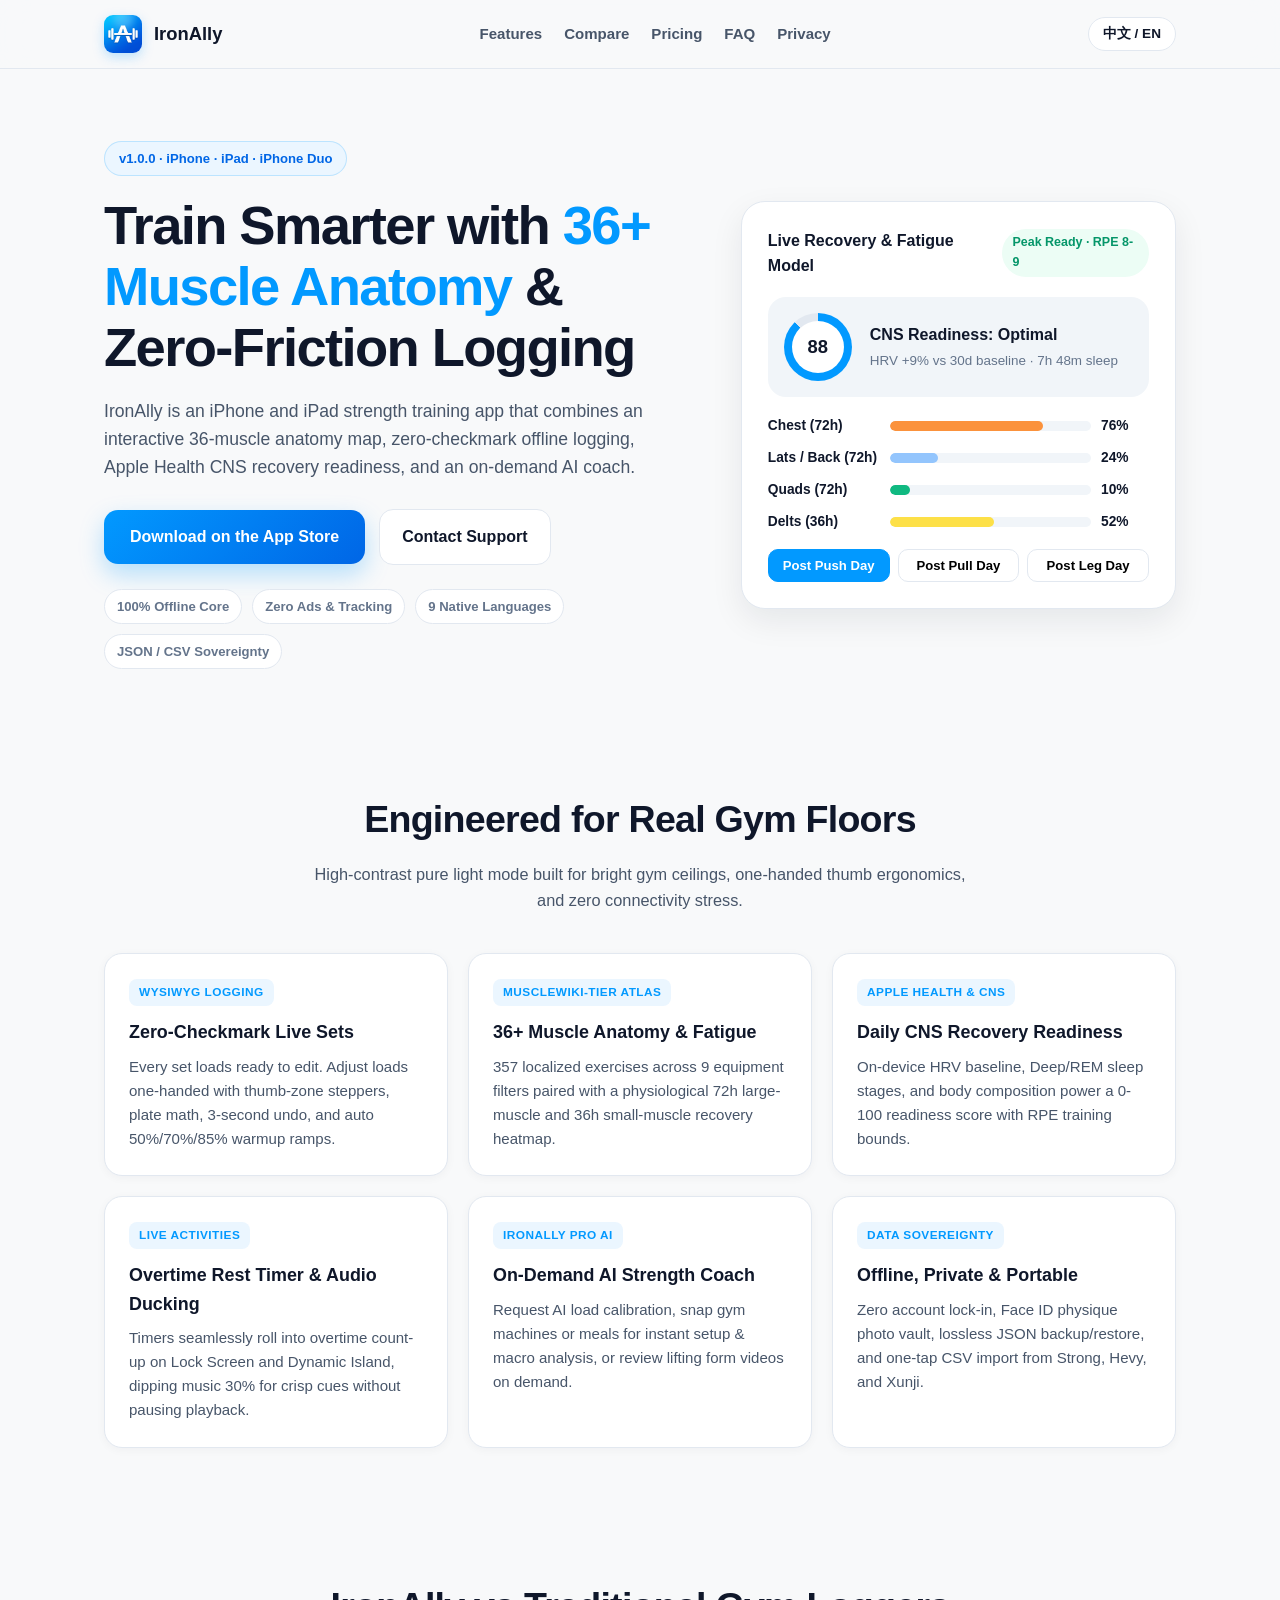
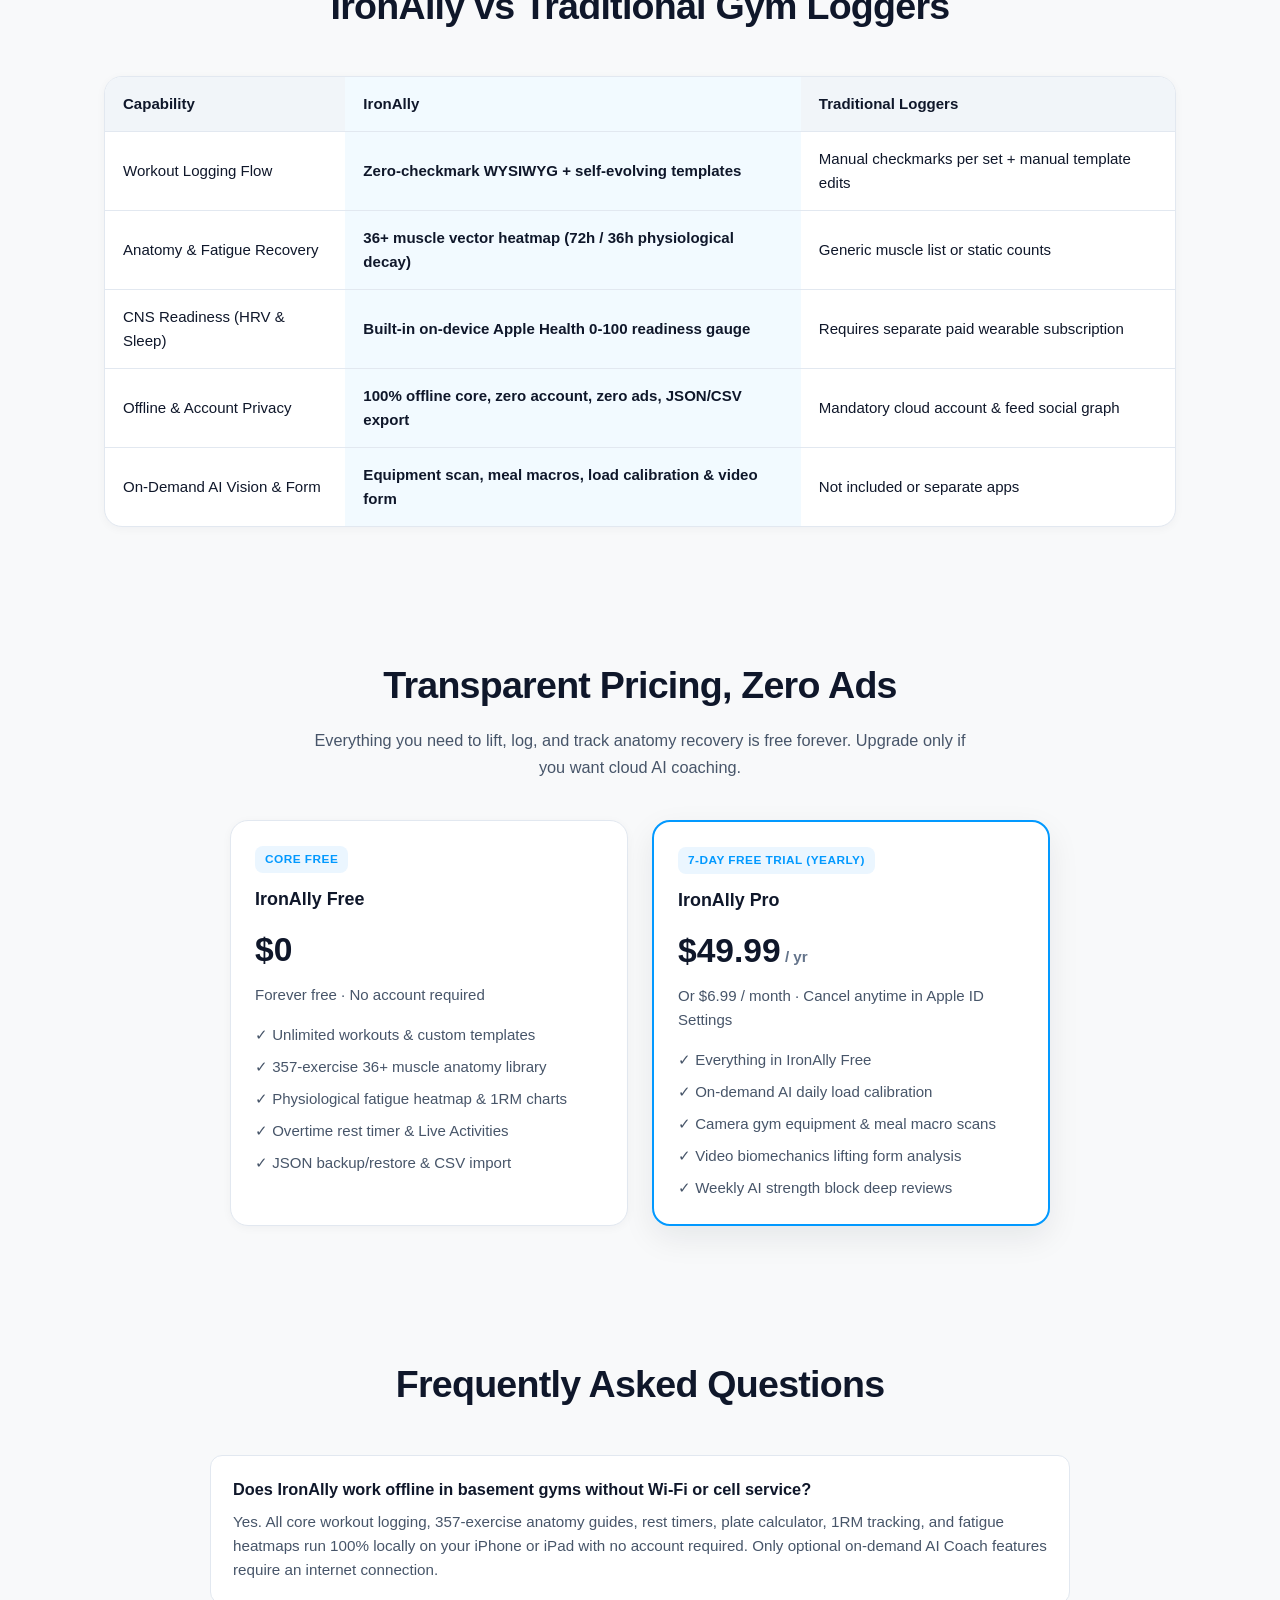
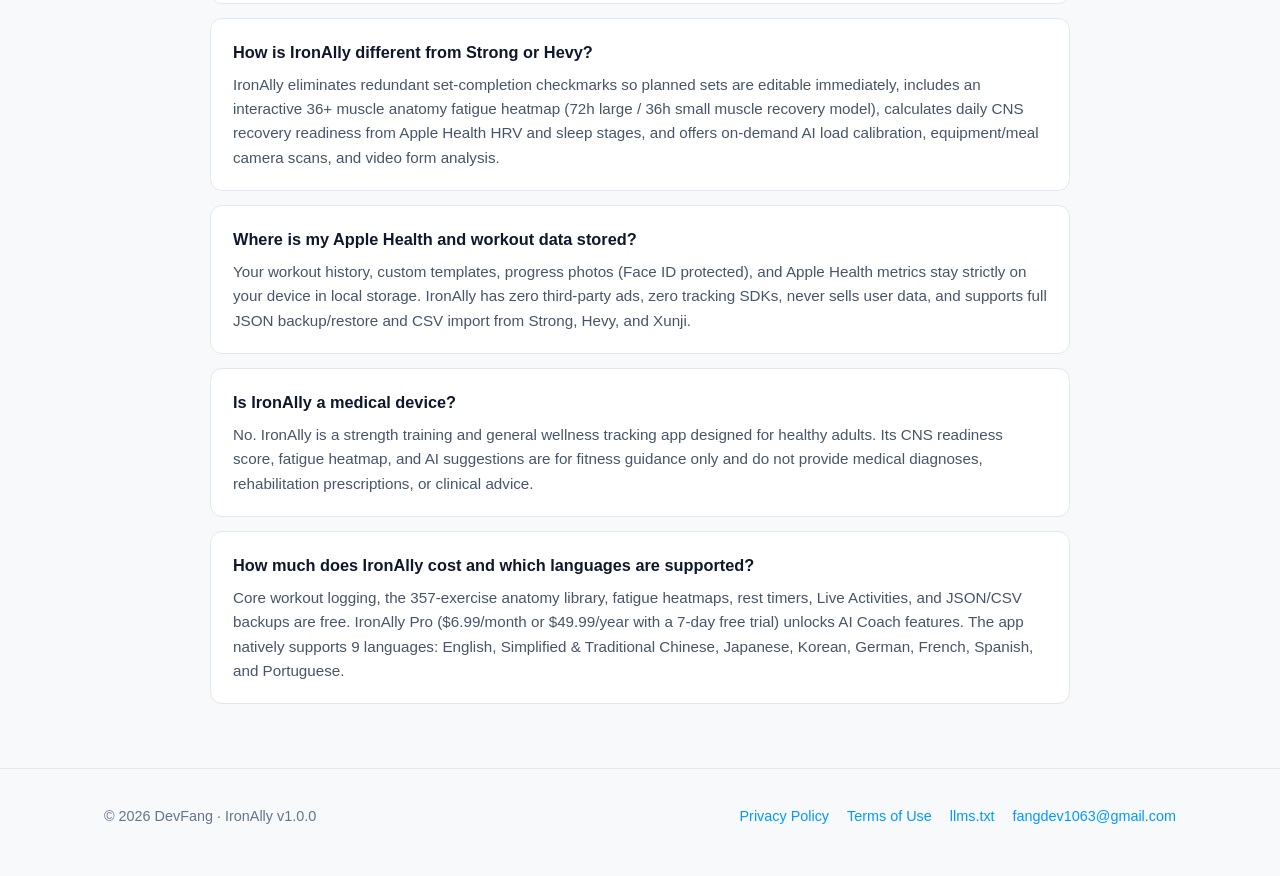
<file: index.html>
<!DOCTYPE html>
<html lang="en" data-lang="en">
<head>
  <meta charset="UTF-8" />
  <meta name="viewport" content="width=device-width, initial-scale=1.0" />
  <title>IronAlly: AI Gym &amp; Lift Log — Muscle Anatomy &amp; CNS Recovery</title>
  <meta name="description" content="IronAlly is an iPhone and iPad strength training app combining an interactive 36+ muscle anatomy heatmap, zero-checkmark offline workout logging, Apple Health CNS recovery readiness, and an on-demand AI coach." />
  <meta property="og:title" content="IronAlly: AI Gym &amp; Lift Log" />
  <meta property="og:description" content="36+ muscle anatomy heatmap, zero-checkmark offline strength logging, CNS recovery readiness, and on-demand AI strength coach." />
  <meta property="og:type" content="website" />
  <meta property="og:url" content="https://ironally.netlify.app/" />
  <meta property="og:image" content="https://ironally.netlify.app/assets/app-icon.png" />
  <meta name="apple-itunes-app" content="app-id=6838532245" />
  <link rel="icon" type="image/png" href="/assets/app-icon.png" />
  <link rel="apple-touch-icon" href="/assets/app-icon.png" />
  <link rel="stylesheet" href="/index.css" />
  <script type="application/ld+json">
  {
    "@context": "https://schema.org",
    "@graph": [
      {
        "@type": "MobileApplication",
        "name": "IronAlly: AI Gym & Lift Log",
        "operatingSystem": "iOS 18.0+, iPadOS 18.0+",
        "applicationCategory": "HealthApplication",
        "softwareVersion": "1.0.0",
        "url": "https://ironally.netlify.app/",
        "downloadUrl": "https://apps.apple.com/app/id6838532245",
        "image": "https://ironally.netlify.app/assets/app-icon.png",
        "description": "IronAlly is an iPhone and iPad strength training app combining an interactive 36+ muscle anatomy heatmap, zero-checkmark offline workout logging, Apple Health CNS recovery readiness, and an on-demand AI coach.",
        "offers": {
          "@type": "Offer",
          "price": "0",
          "priceCurrency": "USD"
        },
        "author": {
          "@type": "Organization",
          "name": "DevFang",
          "email": "fangdev1063@gmail.com"
        }
      },
      {
        "@type": "FAQPage",
        "mainEntity": [
          {
            "@type": "Question",
            "name": "Does IronAlly work offline in basement gyms without Wi-Fi or cell service?",
            "acceptedAnswer": {
              "@type": "Answer",
              "text": "Yes. All core workout logging, 357-exercise anatomy guides, rest timers, plate calculator, 1RM tracking, and fatigue heatmaps run 100% locally on your iPhone or iPad with no account required. Only optional on-demand AI Coach features require an internet connection."
            }
          },
          {
            "@type": "Question",
            "name": "How is IronAlly different from Strong or Hevy?",
            "acceptedAnswer": {
              "@type": "Answer",
              "text": "IronAlly eliminates redundant set-completion checkmarks so planned sets are editable immediately, includes an interactive 36+ muscle anatomy fatigue heatmap (72h large / 36h small muscle recovery model), calculates daily CNS recovery readiness from Apple Health HRV and sleep stages, and offers on-demand AI load calibration, equipment/meal camera scans, and video form analysis."
            }
          },
          {
            "@type": "Question",
            "name": "Where is my Apple Health and workout data stored?",
            "acceptedAnswer": {
              "@type": "Answer",
              "text": "Your workout history, custom templates, progress photos (Face ID protected), and Apple Health metrics stay strictly on your device in local storage. IronAlly has zero third-party ads, zero tracking SDKs, never sells user data, and supports full JSON backup/restore and CSV import from Strong, Hevy, and Xunji."
            }
          },
          {
            "@type": "Question",
            "name": "Is IronAlly a medical device?",
            "acceptedAnswer": {
              "@type": "Answer",
              "text": "No. IronAlly is a strength training and general wellness tracking app designed for healthy adults. Its CNS readiness score, fatigue heatmap, and AI suggestions are for fitness guidance only and do not provide medical diagnoses, rehabilitation prescriptions, or clinical advice."
            }
          },
          {
            "@type": "Question",
            "name": "How much does IronAlly cost and which languages are supported?",
            "acceptedAnswer": {
              "@type": "Answer",
              "text": "Core workout logging, the 357-exercise anatomy library, fatigue heatmaps, rest timers, Live Activities, and JSON/CSV backups are free. IronAlly Pro ($6.99/month or $49.99/year with a 7-day free trial) unlocks AI Coach features. The app natively supports 9 languages: English, Simplified & Traditional Chinese, Japanese, Korean, German, French, Spanish, and Portuguese."
            }
          }
        ]
      }
    ]
  }
  </script>
</head>
<body>
  <header class="nav">
    <div class="container nav-inner">
      <a class="brand-link" href="/">
        <img class="brand-icon" src="/assets/app-icon.png" alt="IronAlly App Icon" />
        <span>IronAlly</span>
      </a>
      <nav class="nav-links">
        <a href="#features"><span class="en-only">Features</span><span class="zh-only">核心功能</span></a>
        <a href="#compare"><span class="en-only">Compare</span><span class="zh-only">对比</span></a>
        <a href="#pricing"><span class="en-only">Pricing</span><span class="zh-only">方案</span></a>
        <a href="#faq">FAQ</a>
        <a href="/privacy"><span class="en-only">Privacy</span><span class="zh-only">隐私政策</span></a>
      </nav>
      <button id="langToggle" class="lang-toggle" type="button">中文 / EN</button>
    </div>
  </header>

  <main>
    <section class="hero">
      <div class="container hero-grid">
        <div>
          <div class="pill">v1.0.0 · iPhone · iPad · iPhone Duo</div>
          <h1>
            <span class="en-only">Train Smarter with <span class="accent">36+ Muscle Anatomy</span> &amp; Zero-Friction Logging</span>
            <span class="zh-only"><span class="accent">36+ 肌群解剖热力</span>与零阻碍力量训练搭档</span>
          </h1>
          <p class="hero-lead">
            <span class="en-only">IronAlly is an iPhone and iPad strength training app that combines an interactive 36-muscle anatomy map, zero-checkmark offline logging, Apple Health CNS recovery readiness, and an on-demand AI coach.</span>
            <span class="zh-only">IronAlly 专为 iPhone 与 iPad 打造，将 36+ 矢量肌群疲劳热力图、告别打钩的单手记组、Apple 健康 CNS 中枢恢复评估与按需 AI 私教融为一体。</span>
          </p>
          <div class="cta-row">
            <a class="btn-primary" href="https://apps.apple.com/app/id6838532245" target="_blank" rel="noopener">
              <span class="en-only">Download on the App Store</span>
              <span class="zh-only">前往 App Store 下载</span>
            </a>
            <a class="btn-secondary" href="mailto:fangdev1063@gmail.com?subject=%5BIronAlly%5D%20Support">
              <span class="en-only">Contact Support</span>
              <span class="zh-only">联系开发者支持</span>
            </a>
          </div>
          <div class="trust-strip">
            <span class="trust-chip">100% Offline Core</span>
            <span class="trust-chip">Zero Ads &amp; Tracking</span>
            <span class="trust-chip">9 Native Languages</span>
            <span class="trust-chip">JSON / CSV Sovereignty</span>
          </div>
        </div>

        <div class="lab-card" aria-label="Interactive CNS and Muscle Fatigue Simulator">
          <div class="lab-head">
            <div class="lab-title">
              <span class="en-only">Live Recovery &amp; Fatigue Model</span>
              <span class="zh-only">肌群恢复与 CNS 就绪模拟</span>
            </div>
            <span id="cnsBadge" class="lab-badge">Peak Ready · RPE 8-9</span>
          </div>
          <div class="cns-meter">
            <div id="cnsRing" class="cns-ring"><span id="cnsScore">88</span></div>
            <div>
              <strong id="cnsLabel">CNS Readiness: Optimal</strong>
              <p id="cnsSub" style="font-size:0.84rem;color:var(--text-soft);margin-top:2px;">HRV +9% vs 30d baseline · 7h 48m sleep</p>
            </div>
          </div>
          <div class="muscle-bars">
            <div class="m-row">
              <span>Chest (72h)</span>
              <div class="m-track"><div id="barChest" class="m-fill" style="width:76%;background:#FB923C;"></div></div>
              <span id="pctChest">76%</span>
            </div>
            <div class="m-row">
              <span>Lats / Back (72h)</span>
              <div class="m-track"><div id="barBack" class="m-fill" style="width:24%;background:#93C5FD;"></div></div>
              <span id="pctBack">24%</span>
            </div>
            <div class="m-row">
              <span>Quads (72h)</span>
              <div class="m-track"><div id="barLegs" class="m-fill" style="width:10%;background:#10B981;"></div></div>
              <span id="pctLegs">10%</span>
            </div>
            <div class="m-row">
              <span>Delts (36h)</span>
              <div class="m-track"><div id="barDelts" class="m-fill" style="width:52%;background:#FDE047;"></div></div>
              <span id="pctDelts">52%</span>
            </div>
          </div>
          <div class="lab-controls">
            <button class="lab-btn active" type="button" data-preset="push">Post Push Day</button>
            <button class="lab-btn" type="button" data-preset="pull">Post Pull Day</button>
            <button class="lab-btn" type="button" data-preset="legs">Post Leg Day</button>
          </div>
        </div>
      </div>
    </section>

    <section id="features" class="section">
      <div class="container">
        <div class="section-header">
          <h2>
            <span class="en-only">Engineered for Real Gym Floors</span>
            <span class="zh-only">为真实铁馆场景深度打磨</span>
          </h2>
          <p>
            <span class="en-only">High-contrast pure light mode built for bright gym ceilings, one-handed thumb ergonomics, and zero connectivity stress.</span>
            <span class="zh-only">纯浅色高对比度美学抗强光反光，核心操作全部落在拇指黄金区，地下室无网同样丝滑。</span>
          </p>
        </div>
        <div class="feature-grid">
          <article class="card">
            <span class="card-tag">WYSIWYG Logging</span>
            <h3><span class="en-only">Zero-Checkmark Live Sets</span><span class="zh-only">零阻碍所见即所得记组</span></h3>
            <p><span class="en-only">Every set loads ready to edit. Adjust loads one-handed with thumb-zone steppers, plate math, 3-second undo, and auto 50%/70%/85% warmup ramps.</span><span class="zh-only">开练即展开全部预设组，无需反复打钩。内置拇指步进器、自动算片器、误删 3 秒撤销与科学热身阶梯。</span></p>
          </article>
          <article class="card">
            <span class="card-tag">MuscleWiki-Tier Atlas</span>
            <h3><span class="en-only">36+ Muscle Anatomy &amp; Fatigue</span><span class="zh-only">36+ 肌群解剖与疲劳热力</span></h3>
            <p><span class="en-only">357 localized exercises across 9 equipment filters paired with a physiological 72h large-muscle and 36h small-muscle recovery heatmap.</span><span class="zh-only">357 项标准动作 × 9 大器械交叉筛选，结合大肌群 72h / 小肌群 36h 生理半衰期动态渲染充血与恢复状态。</span></p>
          </article>
          <article class="card">
            <span class="card-tag">Apple Health &amp; CNS</span>
            <h3><span class="en-only">Daily CNS Recovery Readiness</span><span class="zh-only">每日 CNS 中枢恢复评估</span></h3>
            <p><span class="en-only">On-device HRV baseline, Deep/REM sleep stages, and body composition power a 0-100 readiness score with RPE training bounds.</span><span class="zh-only">本地分析 HRV 基线、深睡/REM 睡眠分期与瘦体重变化，输出每日 0-100 中枢就绪评分与 RPE 边界。</span></p>
          </article>
          <article class="card">
            <span class="card-tag">Live Activities</span>
            <h3><span class="en-only">Overtime Rest Timer &amp; Audio Ducking</span><span class="zh-only">超时正计时与音乐避让</span></h3>
            <p><span class="en-only">Timers seamlessly roll into overtime count-up on Lock Screen and Dynamic Island, dipping music 30% for crisp cues without pausing playback.</span><span class="zh-only">组间倒计时归零自动切换灵动岛超时正计时，到点温柔压低耳机音乐 30% 提示，绝不中断歌单。</span></p>
          </article>
          <article class="card">
            <span class="card-tag">IronAlly Pro AI</span>
            <h3><span class="en-only">On-Demand AI Strength Coach</span><span class="zh-only">按需云端 AI 健身私教</span></h3>
            <p><span class="en-only">Request AI load calibration, snap gym machines or meals for instant setup &amp; macro analysis, or review lifting form videos on demand.</span><span class="zh-only">按需触发今日负重校准、拍照识别器械用法与餐食宏量，以及动作视频生物力学深度纠错。</span></p>
          </article>
          <article class="card">
            <span class="card-tag">Data Sovereignty</span>
            <h3><span class="en-only">Offline, Private &amp; Portable</span><span class="zh-only">离线自治与数据主权</span></h3>
            <p><span class="en-only">Zero account lock-in, Face ID physique photo vault, lossless JSON backup/restore, and one-tap CSV import from Strong, Hevy, and Xunji.</span><span class="zh-only">免注册零追踪，体态照 Face ID 加密隔离，支持全量 JSON 无损迁移与 Strong / Hevy / 训记 CSV 导入。</span></p>
          </article>
        </div>
      </div>
    </section>

    <section id="compare" class="section">
      <div class="container">
        <div class="section-header">
          <h2><span class="en-only">IronAlly vs Traditional Gym Loggers</span><span class="zh-only">IronAlly 与传统记组软件对比</span></h2>
        </div>
        <div class="table-wrap">
          <table>
            <thead>
              <tr>
                <th>Capability</th>
                <th class="col-highlight">IronAlly</th>
                <th>Traditional Loggers</th>
              </tr>
            </thead>
            <tbody>
              <tr>
                <td>Workout Logging Flow</td>
                <td class="col-highlight">Zero-checkmark WYSIWYG + self-evolving templates</td>
                <td>Manual checkmarks per set + manual template edits</td>
              </tr>
              <tr>
                <td>Anatomy &amp; Fatigue Recovery</td>
                <td class="col-highlight">36+ muscle vector heatmap (72h / 36h physiological decay)</td>
                <td>Generic muscle list or static counts</td>
              </tr>
              <tr>
                <td>CNS Readiness (HRV &amp; Sleep)</td>
                <td class="col-highlight">Built-in on-device Apple Health 0-100 readiness gauge</td>
                <td>Requires separate paid wearable subscription</td>
              </tr>
              <tr>
                <td>Offline &amp; Account Privacy</td>
                <td class="col-highlight">100% offline core, zero account, zero ads, JSON/CSV export</td>
                <td>Mandatory cloud account &amp; feed social graph</td>
              </tr>
              <tr>
                <td>On-Demand AI Vision &amp; Form</td>
                <td class="col-highlight">Equipment scan, meal macros, load calibration &amp; video form</td>
                <td>Not included or separate apps</td>
              </tr>
            </tbody>
          </table>
        </div>
      </div>
    </section>

    <section id="pricing" class="section">
      <div class="container">
        <div class="section-header">
          <h2><span class="en-only">Transparent Pricing, Zero Ads</span><span class="zh-only">清晰定价，全程零广告</span></h2>
          <p><span class="en-only">Everything you need to lift, log, and track anatomy recovery is free forever. Upgrade only if you want cloud AI coaching.</span><span class="zh-only">核心记录、357 项解剖动作库、热力图与备份永久免费；仅在需要云端 AI 私教时按需升级。</span></p>
        </div>
        <div class="pricing-grid">
          <div class="card price-card">
            <span class="card-tag">Core Free</span>
            <h3>IronAlly Free</h3>
            <div class="price-num">$0</div>
            <p><span class="en-only">Forever free · No account required</span><span class="zh-only">永久免费 · 免注册即用</span></p>
            <ul class="price-list">
              <li>✓ Unlimited workouts &amp; custom templates</li>
              <li>✓ 357-exercise 36+ muscle anatomy library</li>
              <li>✓ Physiological fatigue heatmap &amp; 1RM charts</li>
              <li>✓ Overtime rest timer &amp; Live Activities</li>
              <li>✓ JSON backup/restore &amp; CSV import</li>
            </ul>
          </div>
          <div class="card price-card featured">
            <span class="card-tag">7-Day Free Trial (Yearly)</span>
            <h3>IronAlly Pro</h3>
            <div class="price-num">$49.99<span style="font-size:0.95rem;font-weight:600;color:var(--text-soft);"> / yr</span></div>
            <p><span class="en-only">Or $6.99 / month · Cancel anytime in Apple ID Settings</span><span class="zh-only">或月付 $6.99/月 · Apple ID 随时取消</span></p>
            <ul class="price-list">
              <li>✓ Everything in IronAlly Free</li>
              <li>✓ On-demand AI daily load calibration</li>
              <li>✓ Camera gym equipment &amp; meal macro scans</li>
              <li>✓ Video biomechanics lifting form analysis</li>
              <li>✓ Weekly AI strength block deep reviews</li>
            </ul>
          </div>
        </div>
      </div>
    </section>

    <section id="faq" class="section">
      <div class="container">
        <div class="section-header">
          <h2><span class="en-only">Frequently Asked Questions</span><span class="zh-only">常见问题解答</span></h2>
        </div>
        <div class="faq-list">
          <div class="faq-item">
            <h3>Does IronAlly work offline in basement gyms without Wi-Fi or cell service?</h3>
            <p>Yes. All core workout logging, 357-exercise anatomy guides, rest timers, plate calculator, 1RM tracking, and fatigue heatmaps run 100% locally on your iPhone or iPad with no account required. Only optional on-demand AI Coach features require an internet connection.</p>
          </div>
          <div class="faq-item">
            <h3>How is IronAlly different from Strong or Hevy?</h3>
            <p>IronAlly eliminates redundant set-completion checkmarks so planned sets are editable immediately, includes an interactive 36+ muscle anatomy fatigue heatmap (72h large / 36h small muscle recovery model), calculates daily CNS recovery readiness from Apple Health HRV and sleep stages, and offers on-demand AI load calibration, equipment/meal camera scans, and video form analysis.</p>
          </div>
          <div class="faq-item">
            <h3>Where is my Apple Health and workout data stored?</h3>
            <p>Your workout history, custom templates, progress photos (Face ID protected), and Apple Health metrics stay strictly on your device in local storage. IronAlly has zero third-party ads, zero tracking SDKs, never sells user data, and supports full JSON backup/restore and CSV import from Strong, Hevy, and Xunji.</p>
          </div>
          <div class="faq-item">
            <h3>Is IronAlly a medical device?</h3>
            <p>No. IronAlly is a strength training and general wellness tracking app designed for healthy adults. Its CNS readiness score, fatigue heatmap, and AI suggestions are for fitness guidance only and do not provide medical diagnoses, rehabilitation prescriptions, or clinical advice.</p>
          </div>
          <div class="faq-item">
            <h3>How much does IronAlly cost and which languages are supported?</h3>
            <p>Core workout logging, the 357-exercise anatomy library, fatigue heatmaps, rest timers, Live Activities, and JSON/CSV backups are free. IronAlly Pro ($6.99/month or $49.99/year with a 7-day free trial) unlocks AI Coach features. The app natively supports 9 languages: English, Simplified &amp; Traditional Chinese, Japanese, Korean, German, French, Spanish, and Portuguese.</p>
          </div>
        </div>
      </div>
    </section>
  </main>

  <footer class="footer">
    <div class="container footer-inner">
      <div>© 2026 DevFang · IronAlly v1.0.0</div>
      <div class="footer-links">
        <a href="/privacy">Privacy Policy</a>
        <a href="/terms">Terms of Use</a>
        <a href="/llms.txt">llms.txt</a>
        <a href="mailto:fangdev1063@gmail.com">fangdev1063@gmail.com</a>
      </div>
    </div>
  </footer>

  <script>
    (function () {
      const root = document.documentElement;
      const saved = localStorage.getItem('ironally_lang');
      if (saved === 'zh' || (!saved && navigator.language && navigator.language.toLowerCase().startsWith('zh'))) {
        root.setAttribute('data-lang', 'zh');
      }
      document.getElementById('langToggle').addEventListener('click', () => {
        const next = root.getAttribute('data-lang') === 'zh' ? 'en' : 'zh';
        root.setAttribute('data-lang', next);
        localStorage.setItem('ironally_lang', next);
      });

      const presets = {
        push: { score: 88, badge: 'Peak Ready · RPE 8-9', label: 'CNS Readiness: Optimal', sub: 'HRV +9% vs 30d baseline · 7h 48m sleep', chest: 76, back: 24, legs: 10, delts: 52 },
        pull: { score: 79, badge: 'Good Ready · RPE 7.5-8.5', label: 'CNS Readiness: Solid', sub: 'HRV +2% vs 30d baseline · 7h 15m sleep', chest: 34, back: 82, legs: 12, delts: 38 },
        legs: { score: 66, badge: 'Moderate · RPE 6.5-7.5', label: 'CNS Readiness: Recovering', sub: 'HRV -6% after heavy squats · Prioritize sleep', chest: 14, back: 30, legs: 92, delts: 18 }
      };
      const colorFor = (v) => v >= 75 ? '#EF4444' : v >= 50 ? '#FB923C' : v >= 25 ? '#93C5FD' : '#10B981';
      document.querySelectorAll('.lab-btn').forEach((btn) => {
        btn.addEventListener('click', () => {
          document.querySelectorAll('.lab-btn').forEach((b) => b.classList.remove('active'));
          btn.classList.add('active');
          const p = presets[btn.dataset.preset];
          document.getElementById('cnsScore').textContent = p.score;
          document.getElementById('cnsRing').style.background = `conic-gradient(var(--brand) 0% ${p.score}%, #E2E8F0 ${p.score}% 100%)`;
          document.getElementById('cnsBadge').textContent = p.badge;
          document.getElementById('cnsLabel').textContent = p.label;
          document.getElementById('cnsSub').textContent = p.sub;
          [['Chest', p.chest], ['Back', p.back], ['Legs', p.legs], ['Delts', p.delts]].forEach(([k, v]) => {
            const bar = document.getElementById('bar' + k);
            bar.style.width = v + '%';
            bar.style.background = colorFor(v);
            document.getElementById('pct' + k).textContent = v + '%';
          });
        });
      });
    })();
  </script>
</body>
</html>
</file>
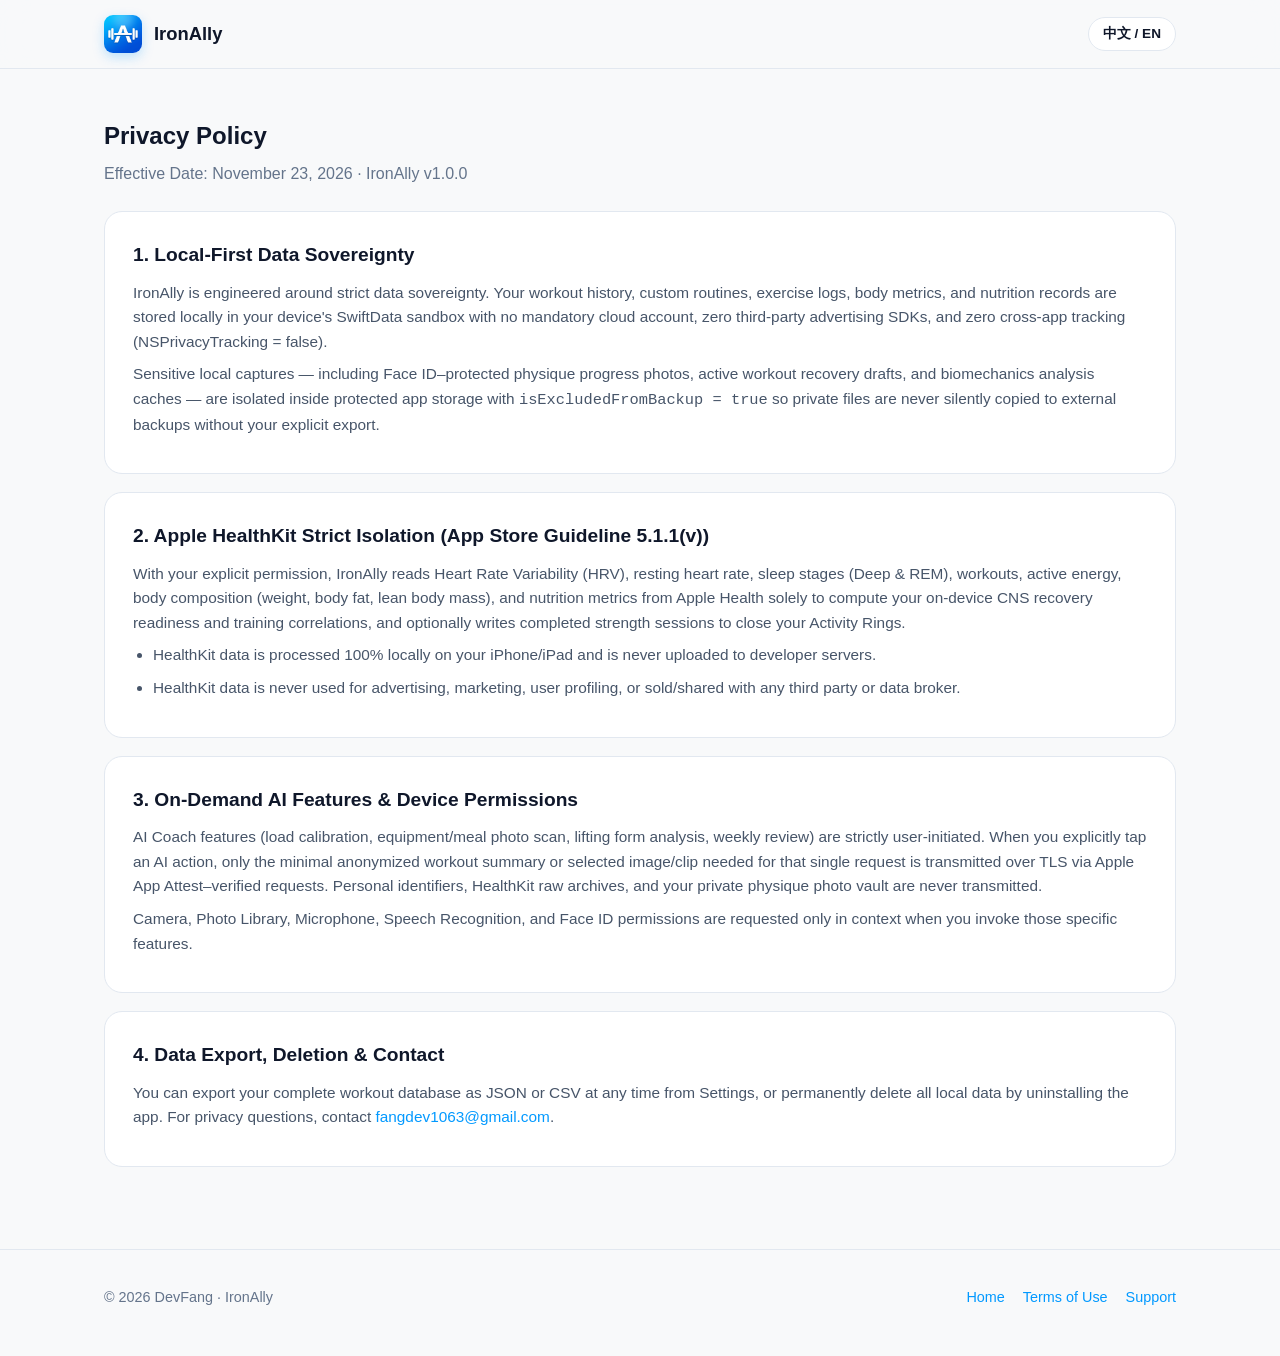
<file: privacy.html>
<!DOCTYPE html>
<html lang="en" data-lang="en">
<head>
  <meta charset="UTF-8" />
  <meta name="viewport" content="width=device-width, initial-scale=1.0" />
  <title>Privacy Policy — IronAlly</title>
  <link rel="icon" type="image/png" href="/assets/app-icon.png" />
  <link rel="stylesheet" href="/index.css" />
</head>
<body>
  <header class="nav">
    <div class="container nav-inner">
      <a class="brand-link" href="/">
        <img class="brand-icon" src="/assets/app-icon.png" alt="IronAlly" />
        <span>IronAlly</span>
      </a>
      <button id="langToggle" class="lang-toggle" type="button">中文 / EN</button>
    </div>
  </header>

  <main class="container" style="padding-bottom:64px;">
    <section class="legal-hero">
      <h1><span class="en-only">Privacy Policy</span><span class="zh-only">隐私政策</span></h1>
      <p style="color:var(--text-soft);margin-top:6px;">Effective Date: November 23, 2026 · IronAlly v1.0.0</p>
    </section>

    <section class="legal-card">
      <h2><span class="en-only">1. Local-First Data Sovereignty</span><span class="zh-only">1. 本地优先与数据主权</span></h2>
      <p class="en-only">IronAlly is engineered around strict data sovereignty. Your workout history, custom routines, exercise logs, body metrics, and nutrition records are stored locally in your device's SwiftData sandbox with no mandatory cloud account, zero third-party advertising SDKs, and zero cross-app tracking (NSPrivacyTracking = false).</p>
      <p class="zh-only">IronAlly 坚持严格的数据主权原则。您的全部训练记录、自定义模板、身体围度与饮食日志均保存在设备本地 SwiftData 沙盒中，无需注册云端账号，零第三方广告 SDK，零跨应用追踪（NSPrivacyTracking = false）。</p>
      <p class="en-only">Sensitive local captures — including Face ID–protected physique progress photos, active workout recovery drafts, and biomechanics analysis caches — are isolated inside protected app storage with <code>isExcludedFromBackup = true</code> so private files are never silently copied to external backups without your explicit export.</p>
      <p class="zh-only">敏感本地文件（包括受 Face ID 保护的体态进度照、训练草稿与动作分析缓存）均存储在受保护的本地目录中，并配置 <code>isExcludedFromBackup = true</code>，未经您主动导出不会静默上传至外部备份。</p>
    </section>

    <section class="legal-card">
      <h2><span class="en-only">2. Apple HealthKit Strict Isolation (App Store Guideline 5.1.1(v))</span><span class="zh-only">2. Apple HealthKit 严格隔离承诺（Guideline 5.1.1(v)）</span></h2>
      <p class="en-only">With your explicit permission, IronAlly reads Heart Rate Variability (HRV), resting heart rate, sleep stages (Deep &amp; REM), workouts, active energy, body composition (weight, body fat, lean body mass), and nutrition metrics from Apple Health solely to compute your on-device CNS recovery readiness and training correlations, and optionally writes completed strength sessions to close your Activity Rings.</p>
      <p class="zh-only">仅在获得您明确授权后，IronAlly 会读取 Apple 健康中的 HRV、静息心率、睡眠分期（深睡与 REM）、体能训练、活动能量、体脂瘦体重与营养指标，用于在本地计算 CNS 恢复准备度与训练相关性，并可按需写入已完成的抗阻训练以闭合圆环。</p>
      <ul>
        <li class="en-only">HealthKit data is processed 100% locally on your iPhone/iPad and is never uploaded to developer servers.</li>
        <li class="en-only">HealthKit data is never used for advertising, marketing, user profiling, or sold/shared with any third party or data broker.</li>
        <li class="zh-only">所有 HealthKit 数据 100% 仅在您的设备本地计算，绝不上传至开发者服务器。</li>
        <li class="zh-only">绝不将 Apple 健康数据用于广告投放、用户画像分析或向任何第三方出售共享。</li>
      </ul>
    </section>

    <section class="legal-card">
      <h2><span class="en-only">3. On-Demand AI Features &amp; Device Permissions</span><span class="zh-only">3. 按需 AI 功能与系统权限</span></h2>
      <p class="en-only">AI Coach features (load calibration, equipment/meal photo scan, lifting form analysis, weekly review) are strictly user-initiated. When you explicitly tap an AI action, only the minimal anonymized workout summary or selected image/clip needed for that single request is transmitted over TLS via Apple App Attest–verified requests. Personal identifiers, HealthKit raw archives, and your private physique photo vault are never transmitted.</p>
      <p class="zh-only">所有 AI 私教功能（负重校准、器械与餐食拍照识别、动作视频分析、周度复盘）均仅在您主动点击时按需触发。发起单次请求时，仅通过 HTTPS/TLS 与 Apple App Attest 校验传输该次分析所需的最小化脱敏训练摘要或所选图片，绝不传输个人身份信息、HealthKit 原始健康档案或您的私密体态相册。</p>
      <p class="en-only">Camera, Photo Library, Microphone, Speech Recognition, and Face ID permissions are requested only in context when you invoke those specific features.</p>
      <p class="zh-only">相机、相册、麦克风、语音识别与 Face ID 权限仅在您主动触发对应功能时按需申请。</p>
    </section>

    <section class="legal-card">
      <h2><span class="en-only">4. Data Export, Deletion &amp; Contact</span><span class="zh-only">4. 数据导出、删除与联系方式</span></h2>
      <p class="en-only">You can export your complete workout database as JSON or CSV at any time from Settings, or permanently delete all local data by uninstalling the app. For privacy questions, contact <a href="mailto:fangdev1063@gmail.com">fangdev1063@gmail.com</a>.</p>
      <p class="zh-only">您可随时在应用“设置”中一键导出完整 JSON 或 CSV 数据，卸载应用即可彻底清除全部本地数据。如有任何隐私问题，请联系开发者：<a href="mailto:fangdev1063@gmail.com">fangdev1063@gmail.com</a>。</p>
    </section>
  </main>

  <footer class="footer">
    <div class="container footer-inner">
      <div>© 2026 DevFang · IronAlly</div>
      <div class="footer-links"><a href="/">Home</a><a href="/terms">Terms of Use</a><a href="mailto:fangdev1063@gmail.com">Support</a></div>
    </div>
  </footer>

  <script>
    (function () {
      const root = document.documentElement;
      if (localStorage.getItem('ironally_lang') === 'zh') root.setAttribute('data-lang', 'zh');
      document.getElementById('langToggle').addEventListener('click', () => {
        const next = root.getAttribute('data-lang') === 'zh' ? 'en' : 'zh';
        root.setAttribute('data-lang', next);
        localStorage.setItem('ironally_lang', next);
      });
    })();
  </script>
</body>
</html>
</file>
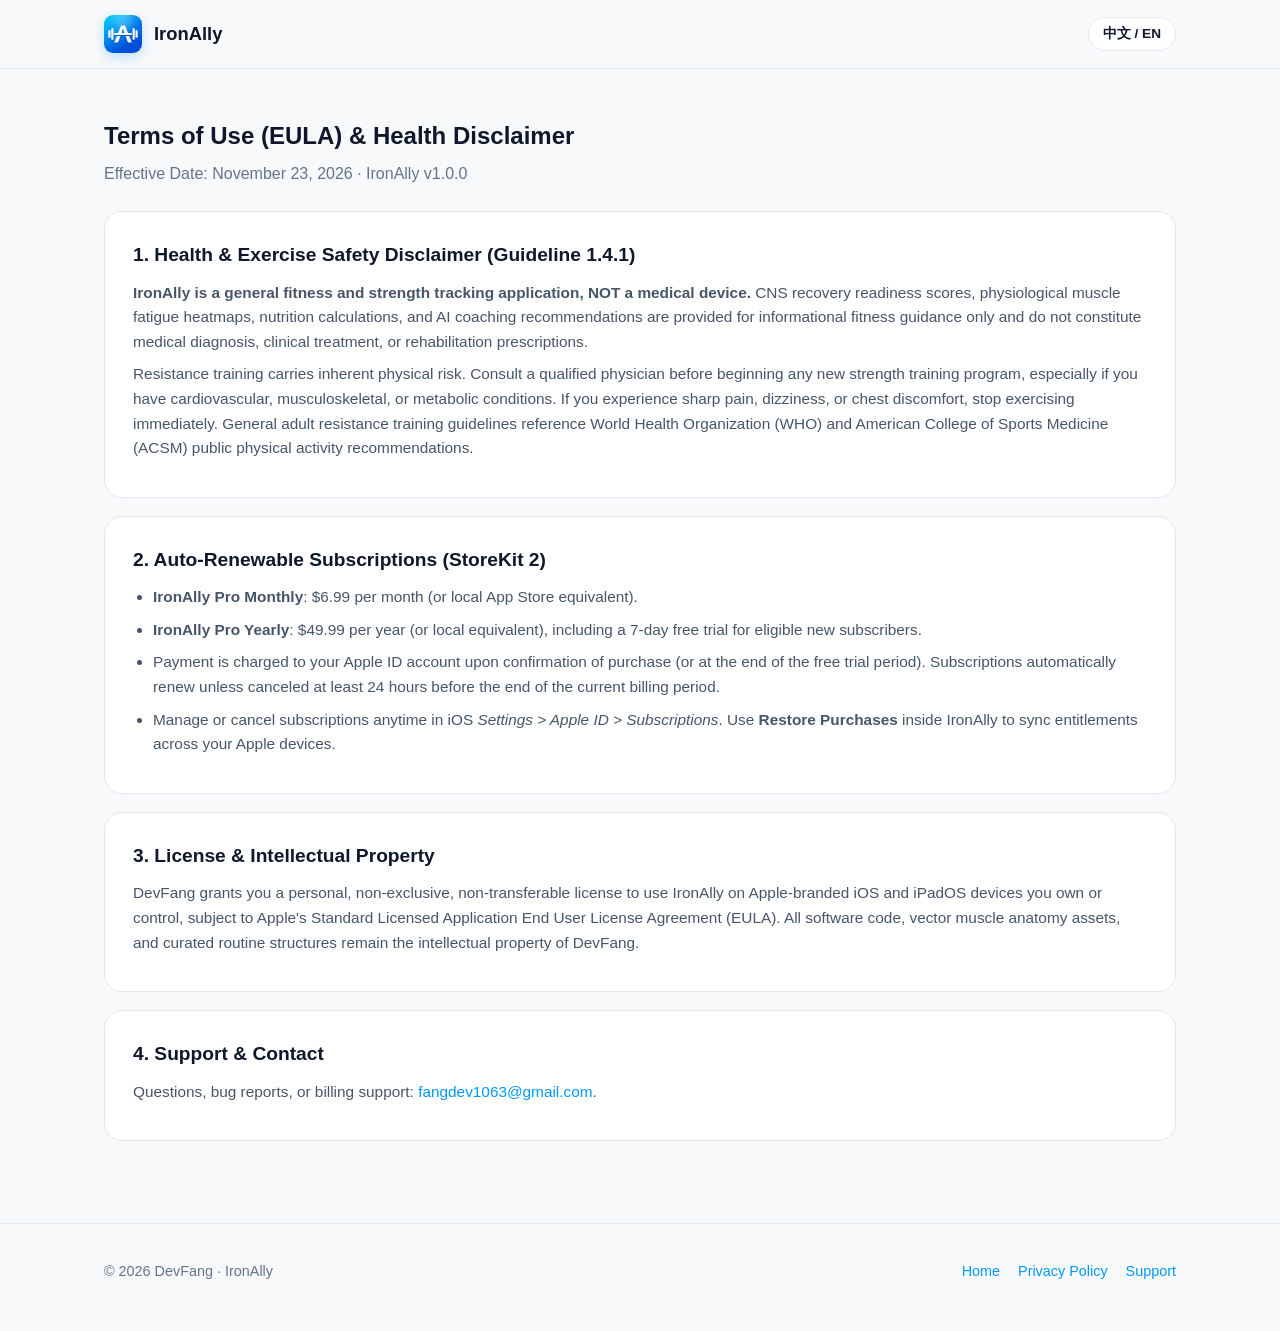
<file: terms.html>
<!DOCTYPE html>
<html lang="en" data-lang="en">
<head>
  <meta charset="UTF-8" />
  <meta name="viewport" content="width=device-width, initial-scale=1.0" />
  <title>Terms of Use (EULA) — IronAlly</title>
  <link rel="icon" type="image/png" href="/assets/app-icon.png" />
  <link rel="stylesheet" href="/index.css" />
</head>
<body>
  <header class="nav">
    <div class="container nav-inner">
      <a class="brand-link" href="/">
        <img class="brand-icon" src="/assets/app-icon.png" alt="IronAlly" />
        <span>IronAlly</span>
      </a>
      <button id="langToggle" class="lang-toggle" type="button">中文 / EN</button>
    </div>
  </header>

  <main class="container" style="padding-bottom:64px;">
    <section class="legal-hero">
      <h1><span class="en-only">Terms of Use (EULA) &amp; Health Disclaimer</span><span class="zh-only">使用条款 (EULA) 与健康安全免责声明</span></h1>
      <p style="color:var(--text-soft);margin-top:6px;">Effective Date: November 23, 2026 · IronAlly v1.0.0</p>
    </section>

    <section class="legal-card">
      <h2><span class="en-only">1. Health &amp; Exercise Safety Disclaimer (Guideline 1.4.1)</span><span class="zh-only">1. 健康与运动安全免责声明（Guideline 1.4.1）</span></h2>
      <p class="en-only"><strong>IronAlly is a general fitness and strength tracking application, NOT a medical device.</strong> CNS recovery readiness scores, physiological muscle fatigue heatmaps, nutrition calculations, and AI coaching recommendations are provided for informational fitness guidance only and do not constitute medical diagnosis, clinical treatment, or rehabilitation prescriptions.</p>
      <p class="zh-only"><strong>IronAlly 是一款通用力量训练与健康记录工具，并非医疗器械。</strong> 应用内的 CNS 恢复就绪度评分、肌群疲劳热力图、饮食宏量估算及 AI 私教建议仅供运动健身参考，不构成任何医学诊断、临床治疗或康复处方。</p>
      <p class="en-only">Resistance training carries inherent physical risk. Consult a qualified physician before beginning any new strength training program, especially if you have cardiovascular, musculoskeletal, or metabolic conditions. If you experience sharp pain, dizziness, or chest discomfort, stop exercising immediately. General adult resistance training guidelines reference World Health Organization (WHO) and American College of Sports Medicine (ACSM) public physical activity recommendations.</p>
      <p class="zh-only">抗阻力量训练存在固有运动风险。开始新的力量训练计划前请咨询专业医生；如在训练中出现急性关节疼痛、头晕或胸闷，请立即停止运动并就医。通用成人力量训练健康建议参考世界卫生组织（WHO）及美国运动医学会（ACSM）公开身体活动指南。</p>
    </section>

    <section class="legal-card">
      <h2><span class="en-only">2. Auto-Renewable Subscriptions (StoreKit 2)</span><span class="zh-only">2. 自动续期订阅条款（StoreKit 2）</span></h2>
      <ul>
        <li class="en-only"><strong>IronAlly Pro Monthly</strong>: $6.99 per month (or local App Store equivalent).</li>
        <li class="en-only"><strong>IronAlly Pro Yearly</strong>: $49.99 per year (or local equivalent), including a 7-day free trial for eligible new subscribers.</li>
        <li class="en-only">Payment is charged to your Apple ID account upon confirmation of purchase (or at the end of the free trial period). Subscriptions automatically renew unless canceled at least 24 hours before the end of the current billing period.</li>
        <li class="en-only">Manage or cancel subscriptions anytime in iOS <em>Settings &gt; Apple ID &gt; Subscriptions</em>. Use <strong>Restore Purchases</strong> inside IronAlly to sync entitlements across your Apple devices.</li>
        <li class="zh-only"><strong>IronAlly Pro 月度会员</strong>：$6.99 / 月（以所在地区 App Store 实时定价为准）。</li>
        <li class="zh-only"><strong>IronAlly Pro 年度会员</strong>：$49.99 / 年（符合条件的新用户享 7 天免费试用）。</li>
        <li class="zh-only">确认购买后（或免费试用期结束后）将通过您的 Apple ID 账户扣款。除非在当前计费周期结束前至少 24 小时取消，否则订阅将自动续期。</li>
        <li class="zh-only">您可随时在 iOS「设置 &gt; Apple ID &gt; 订阅」中管理或取消订阅，并在应用内通过「恢复购买」同步权益。</li>
      </ul>
    </section>

    <section class="legal-card">
      <h2><span class="en-only">3. License &amp; Intellectual Property</span><span class="zh-only">3. 许可授权与知识产权</span></h2>
      <p class="en-only">DevFang grants you a personal, non-exclusive, non-transferable license to use IronAlly on Apple-branded iOS and iPadOS devices you own or control, subject to Apple's Standard Licensed Application End User License Agreement (EULA). All software code, vector muscle anatomy assets, and curated routine structures remain the intellectual property of DevFang.</p>
      <p class="zh-only">DevFang 授予您在个人拥有或控制的 Apple iOS / iPadOS 设备上使用 IronAlly 的个人非独占许可，同时适用 Apple 标准应用程序最终用户许可协议（EULA）。应用代码、矢量肌群解剖素材与精选训练体系版权归 DevFang 所有。</p>
    </section>

    <section class="legal-card">
      <h2><span class="en-only">4. Support &amp; Contact</span><span class="zh-only">4. 技术支持与联系方式</span></h2>
      <p class="en-only">Questions, bug reports, or billing support: <a href="mailto:fangdev1063@gmail.com">fangdev1063@gmail.com</a>.</p>
      <p class="zh-only">技术支持、建议反馈或订阅协助请联系：<a href="mailto:fangdev1063@gmail.com">fangdev1063@gmail.com</a>。</p>
    </section>
  </main>

  <footer class="footer">
    <div class="container footer-inner">
      <div>© 2026 DevFang · IronAlly</div>
      <div class="footer-links"><a href="/">Home</a><a href="/privacy">Privacy Policy</a><a href="mailto:fangdev1063@gmail.com">Support</a></div>
    </div>
  </footer>

  <script>
    (function () {
      const root = document.documentElement;
      if (localStorage.getItem('ironally_lang') === 'zh') root.setAttribute('data-lang', 'zh');
      document.getElementById('langToggle').addEventListener('click', () => {
        const next = root.getAttribute('data-lang') === 'zh' ? 'en' : 'zh';
        root.setAttribute('data-lang', next);
        localStorage.setItem('ironally_lang', next);
      });
    })();
  </script>
</body>
</html>
</file>
<file: index.css>
:root {
  --bg: #F8F9FA;
  --surface: #FFFFFF;
  --surface-alt: #F1F5F9;
  --border: #E2E8F0;
  --text: #0F172A;
  --text-muted: #475569;
  --text-soft: #64748B;
  --brand: #0299FF;
  --brand-dark: #0066E6;
  --brand-soft: #EBF6FF;
  --success: #10B981;
  --gold: #FFB800;
  --warn: #F59E0B;
  --danger: #EF4444;
  --radius-xl: 24px;
  --radius-lg: 18px;
  --radius-md: 12px;
  --shadow-sm: 0 2px 10px rgba(15, 23, 42, 0.04);
  --shadow-md: 0 12px 32px rgba(15, 23, 42, 0.08);
}

* { box-sizing: border-box; margin: 0; padding: 0; }
html { scroll-behavior: smooth; }
body {
  font-family: -apple-system, BlinkMacSystemFont, "SF Pro Display", "Inter", "PingFang SC", "Hiragino Sans GB", sans-serif;
  background: var(--bg);
  color: var(--text);
  line-height: 1.6;
  -webkit-font-smoothing: antialiased;
}
a { color: var(--brand); text-decoration: none; }
a:hover { text-decoration: underline; }

.container { max-width: 1120px; margin: 0 auto; padding: 0 24px; }

/* Navigation */
.nav {
  position: sticky; top: 0; z-index: 40;
  background: rgba(248, 249, 250, 0.88);
  backdrop-filter: blur(16px);
  border-bottom: 1px solid var(--border);
}
.nav-inner {
  display: flex; align-items: center; justify-content: space-between;
  height: 68px; gap: 16px;
}
.brand-link {
  display: flex; align-items: center; gap: 12px;
  font-weight: 800; font-size: 1.15rem; color: var(--text); text-decoration: none;
}
.brand-icon {
  width: 38px; height: 38px; border-radius: 9px;
  box-shadow: 0 4px 12px rgba(2, 153, 255, 0.25);
}
.nav-links { display: flex; align-items: center; gap: 22px; font-size: 0.94rem; font-weight: 600; }
.nav-links a { color: var(--text-muted); }
.nav-links a:hover { color: var(--brand); text-decoration: none; }
.lang-toggle {
  border: 1px solid var(--border); background: var(--surface);
  color: var(--text); font-weight: 700; font-size: 0.85rem;
  padding: 7px 14px; border-radius: 999px; cursor: pointer;
  transition: all 0.2s ease;
}
.lang-toggle:hover { border-color: var(--brand); color: var(--brand); }

/* Hero */
.hero { padding: 72px 0 56px; }
.hero-grid {
  display: grid; grid-template-columns: 1.15fr 0.85fr;
  gap: 48px; align-items: center;
}
.pill {
  display: inline-flex; align-items: center; gap: 8px;
  background: var(--brand-soft); color: var(--brand-dark);
  border: 1px solid rgba(2, 153, 255, 0.2);
  padding: 6px 14px; border-radius: 999px;
  font-size: 0.82rem; font-weight: 700; margin-bottom: 20px;
}
.hero h1 {
  font-size: clamp(2.25rem, 4.4vw, 3.4rem);
  line-height: 1.12; letter-spacing: -0.03em; font-weight: 850;
  margin-bottom: 18px;
}
.accent { color: var(--brand); }
.hero-lead {
  font-size: 1.1rem; color: var(--text-muted); margin-bottom: 28px;
  max-width: 560px;
}
.cta-row { display: flex; flex-wrap: wrap; gap: 14px; align-items: center; margin-bottom: 24px; }
.btn-primary {
  display: inline-flex; align-items: center; gap: 10px;
  background: linear-gradient(135deg, var(--brand), var(--brand-dark));
  color: #fff; font-weight: 700; padding: 14px 26px;
  border-radius: 14px; box-shadow: 0 10px 24px rgba(2, 153, 255, 0.28);
  transition: transform 0.15s ease, box-shadow 0.15s ease;
}
.btn-primary:hover { transform: translateY(-1px); text-decoration: none; box-shadow: 0 14px 28px rgba(2, 153, 255, 0.34); }
.btn-secondary {
  display: inline-flex; align-items: center; gap: 8px;
  background: var(--surface); color: var(--text); font-weight: 700;
  padding: 14px 22px; border-radius: 14px; border: 1px solid var(--border);
}
.btn-secondary:hover { border-color: var(--brand); color: var(--brand); text-decoration: none; }
.trust-strip { display: flex; flex-wrap: wrap; gap: 10px; }
.trust-chip {
  font-size: 0.82rem; font-weight: 600; color: var(--text-soft);
  background: var(--surface); border: 1px solid var(--border);
  padding: 6px 12px; border-radius: 999px;
}

/* Interactive CNS & Fatigue Lab Card */
.lab-card {
  background: var(--surface); border: 1px solid var(--border);
  border-radius: var(--radius-xl); padding: 26px;
  box-shadow: var(--shadow-md);
}
.lab-head { display: flex; justify-content: space-between; align-items: center; margin-bottom: 18px; }
.lab-title { font-weight: 800; font-size: 1rem; }
.lab-badge {
  font-size: 0.78rem; font-weight: 700; padding: 4px 10px; border-radius: 999px;
  background: #ECFDF5; color: #059669;
}
.cns-meter {
  display: flex; align-items: center; gap: 18px;
  background: var(--surface-alt); border-radius: var(--radius-lg); padding: 16px;
  margin-bottom: 18px;
}
.cns-ring {
  width: 68px; height: 68px; border-radius: 50%; flex-shrink: 0;
  background: conic-gradient(var(--brand) 0% 88%, #E2E8F0 88% 100%);
  display: grid; place-items: center;
}
.cns-ring span {
  width: 52px; height: 52px; border-radius: 50%; background: var(--surface);
  display: grid; place-items: center; font-weight: 850; font-size: 1.15rem; color: var(--text);
}
.muscle-bars { display: grid; gap: 10px; margin-bottom: 16px; }
.m-row { display: grid; grid-template-columns: 112px 1fr 48px; gap: 10px; align-items: center; font-size: 0.86rem; font-weight: 600; }
.m-track { height: 10px; background: var(--surface-alt); border-radius: 999px; overflow: hidden; }
.m-fill { height: 100%; border-radius: 999px; transition: width 0.35s ease; }
.lab-controls { display: flex; gap: 8px; flex-wrap: wrap; }
.lab-btn {
  flex: 1; min-width: 90px; border: 1px solid var(--border); background: var(--surface);
  padding: 8px 10px; border-radius: 10px; font-weight: 700; font-size: 0.82rem; cursor: pointer;
}
.lab-btn.active { background: var(--brand); color: #fff; border-color: var(--brand); }

/* Sections */
.section { padding: 64px 0; }
.section-header { text-align: center; max-width: 680px; margin: 0 auto 40px; }
.section-header h2 { font-size: clamp(1.7rem, 3vw, 2.35rem); font-weight: 850; letter-spacing: -0.02em; margin-bottom: 12px; }
.section-header p { color: var(--text-muted); font-size: 1.02rem; }

.feature-grid { display: grid; grid-template-columns: repeat(3, 1fr); gap: 20px; }
.card {
  background: var(--surface); border: 1px solid var(--border);
  border-radius: var(--radius-lg); padding: 24px; box-shadow: var(--shadow-sm);
}
.card-tag {
  display: inline-block; font-size: 0.74rem; font-weight: 800; letter-spacing: 0.04em;
  text-transform: uppercase; color: var(--brand); background: var(--brand-soft);
  padding: 4px 10px; border-radius: 8px; margin-bottom: 12px;
}
.card h3 { font-size: 1.12rem; font-weight: 800; margin-bottom: 8px; }
.card p { color: var(--text-muted); font-size: 0.94rem; }

/* Comparison Table */
.table-wrap {
  background: var(--surface); border: 1px solid var(--border);
  border-radius: var(--radius-lg); overflow-x: auto; box-shadow: var(--shadow-sm);
}
table { width: 100%; border-collapse: collapse; text-align: left; font-size: 0.94rem; }
th, td { padding: 15px 18px; border-bottom: 1px solid var(--border); }
th { background: var(--surface-alt); font-weight: 800; }
tr:last-child td { border-bottom: none; }
.col-highlight { background: rgba(2, 153, 255, 0.05); font-weight: 700; color: var(--text); }

/* Pricing */
.pricing-grid { display: grid; grid-template-columns: repeat(2, 1fr); gap: 24px; max-width: 820px; margin: 0 auto; }
.price-card { position: relative; }
.price-card.featured { border: 2px solid var(--brand); box-shadow: var(--shadow-md); }
.price-num { font-size: 2.1rem; font-weight: 850; margin: 10px 0 6px; }
.price-list { list-style: none; display: grid; gap: 8px; margin-top: 16px; color: var(--text-muted); font-size: 0.94rem; }

/* FAQ */
.faq-list { display: grid; gap: 14px; max-width: 860px; margin: 0 auto; }
.faq-item { background: var(--surface); border: 1px solid var(--border); border-radius: var(--radius-md); padding: 20px 22px; }
.faq-item h3 { font-size: 1.02rem; font-weight: 800; margin-bottom: 8px; }
.faq-item p { color: var(--text-muted); font-size: 0.95rem; }

/* Legal Pages */
.legal-hero { padding: 48px 0 24px; }
.legal-card { background: var(--surface); border: 1px solid var(--border); border-radius: var(--radius-lg); padding: 28px; margin-bottom: 18px; }
.legal-card h2 { font-size: 1.2rem; font-weight: 800; margin-bottom: 10px; }
.legal-card p, .legal-card li { color: var(--text-muted); font-size: 0.96rem; margin-bottom: 8px; }
.legal-card ul { padding-left: 20px; }

/* Footer */
.footer {
  border-top: 1px solid var(--border); padding: 36px 0 48px;
  color: var(--text-soft); font-size: 0.9rem;
}
.footer-inner { display: flex; flex-wrap: wrap; justify-content: space-between; align-items: center; gap: 16px; }
.footer-links { display: flex; flex-wrap: wrap; gap: 18px; }

[data-lang="zh"] .en-only { display: none !important; }
[data-lang="en"] .zh-only { display: none !important; }

@media (max-width: 880px) {
  .hero-grid, .feature-grid, .pricing-grid { grid-template-columns: 1fr; }
  .nav-links { display: none; }
}
</file>
